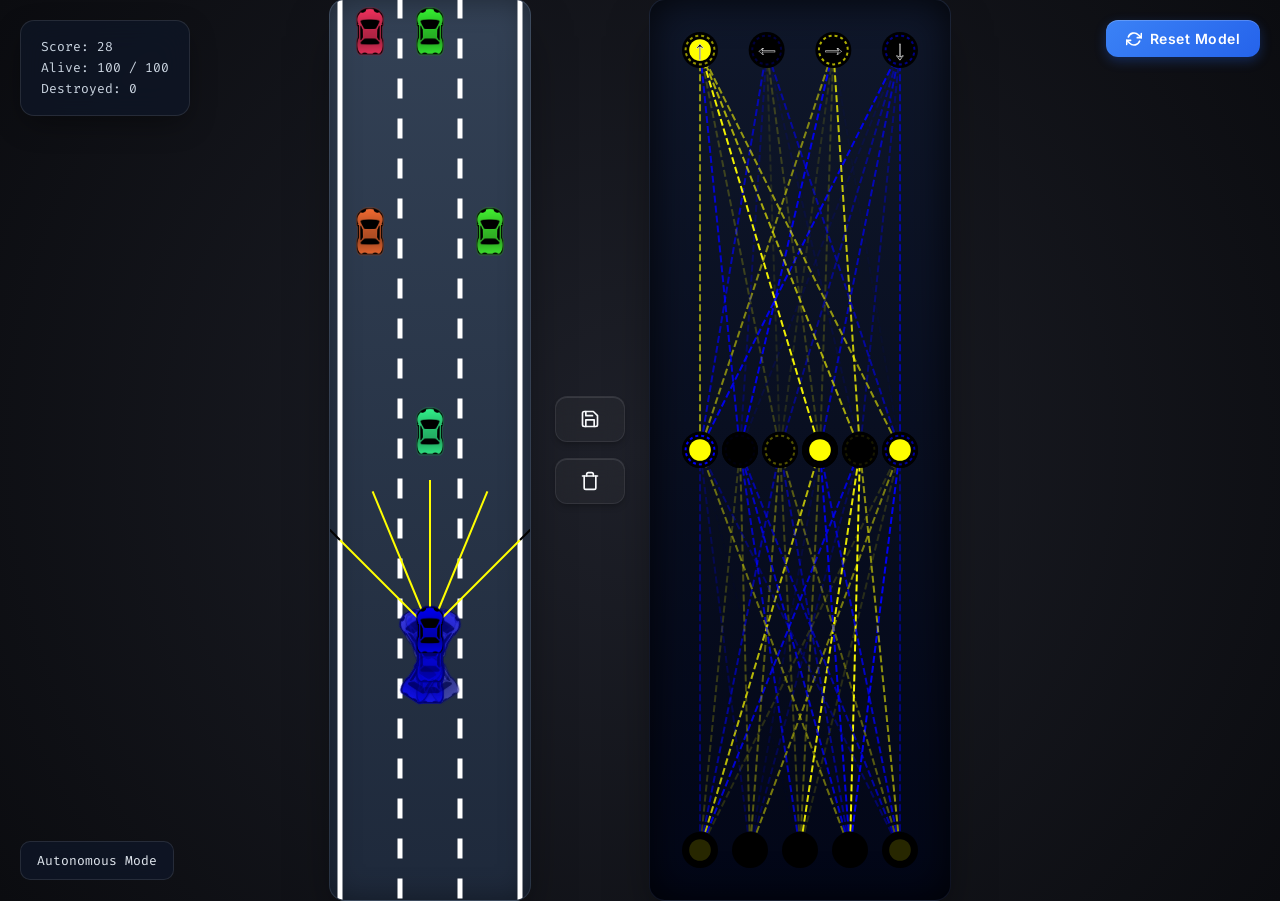
<file: index.html>
<!DOCTYPE html>
<html lang="en">
<head>
    <meta charset="UTF-8">
    <meta name="viewport" content="width=device-width, initial-scale=1.0">
    <title>Vehicle Training Dashboard</title>
    <link rel="stylesheet" href="style.css">
    <style>
        button {
            display: flex;
            align-items: center;
            justify-content: center;
            gap: 8px;
        }
    </style>
</head>
<body>
    <div id="stats">
      
        Generation: 1<br>Speed: 0 km/h</div>
  <a href="ai.html" id="modeSwitch">Autonomous Mode</a>
    <button id="resetBtn">
        <svg width="16" height="16" viewBox="0 0 24 24" fill="none" stroke="currentColor" stroke-width="2.5" stroke-linecap="round" stroke-linejoin="round">
            <polyline points="23 4 23 10 17 10"></polyline>
            <polyline points="1 20 1 14 7 14"></polyline>
            <path d="M3.51 9a9 9 0 0 1 14.85-3.36L23 10M1 14l4.64 4.36A9 9 0 0 0 20.49 15"></path>
        </svg>
        Reset Model
    </button>

    <canvas id="carCanvas"></canvas>

    <div id="verticalButtons">
        <button onclick="save()" title="Save Best Model">
            <svg width="20" height="20" viewBox="0 0 24 24" fill="none" stroke="currentColor" stroke-width="2" stroke-linecap="round" stroke-linejoin="round">
                <path d="M19 21H5a2 2 0 0 1-2-2V5a2 2 0 0 1 2-2h11l5 5v11a2 2 0 0 1-2 2z"></path>
                <polyline points="17 21 17 13 7 13 7 21"></polyline>
                <polyline points="7 3 7 8 15 8"></polyline>
            </svg>
        </button>
        <button onclick="discard()" title="Discard Current Model">
            <svg width="20" height="20" viewBox="0 0 24 24" fill="none" stroke="currentColor" stroke-width="2" stroke-linecap="round" stroke-linejoin="round">
                <polyline points="3 6 5 6 21 6"></polyline>
                <path d="M19 6v14a2 2 0 0 1-2 2H7a2 2 0 0 1-2-2V6m3 0V4a2 2 0 0 1 2-2h4a2 2 0 0 1 2 2v2"></path>
            </svg>
        </button>
    </div>
    <canvas id="networkCanvas"></canvas>
    <script src="visualizer.js"></script>
    <script src="network.js"></script>
    <script src="sensor.js"></script>
    <script src="utils.js"></script>
    <script src="road.js"></script>
    <script src="controls.js"></script>
    <script src="car.js"></script>
    <script src="script.js"></script>
</body>
</html>
</file>
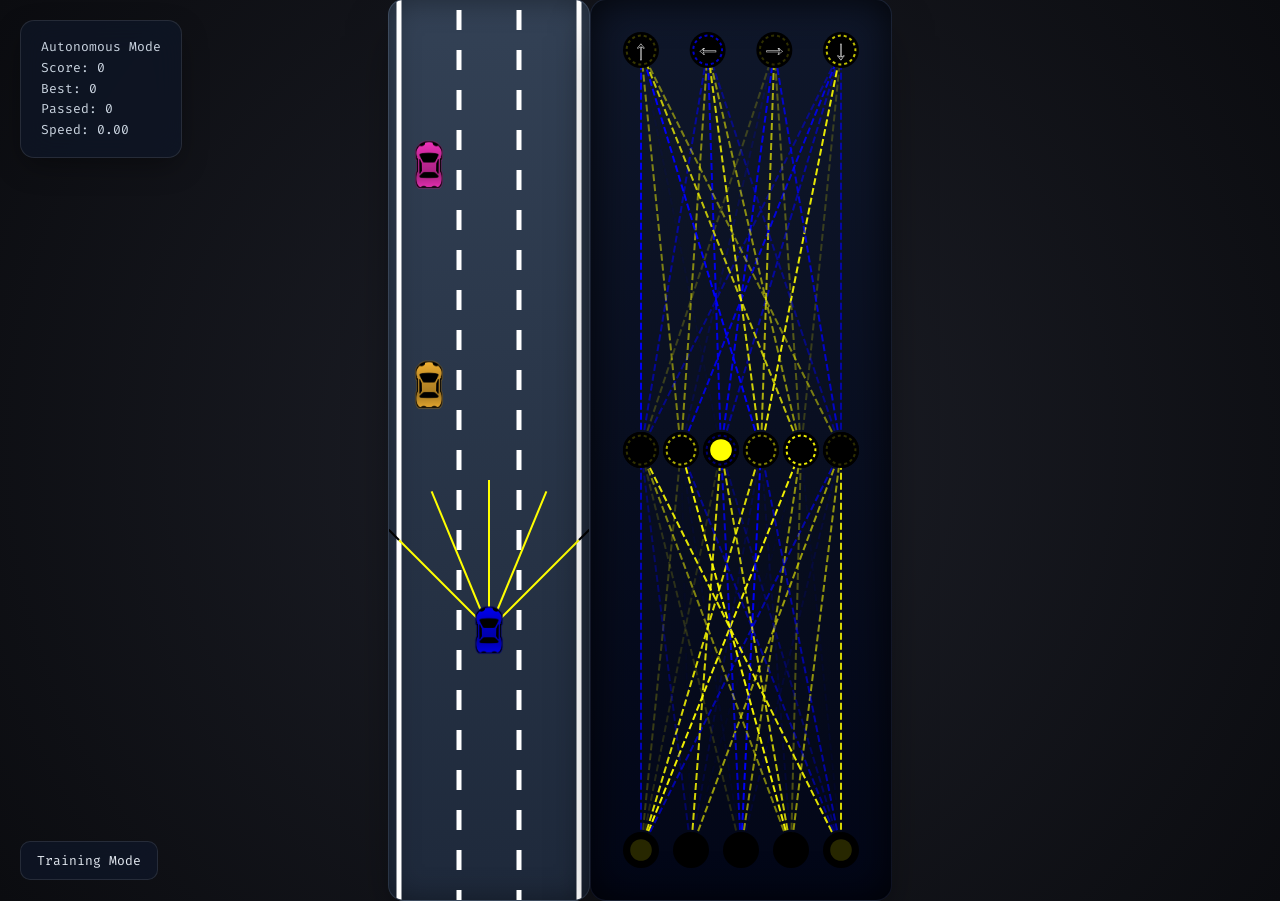
<file: ai.html>
<!DOCTYPE html>
<html lang="en">
<head>
    <meta charset="UTF-8">
    <meta name="viewport" content="width=device-width, initial-scale=1.0">
    <title>Autonomous AI Mode</title>
    <link rel="stylesheet" href="style.css">
</head>
<body>

    <div id="stats">
     Autonomous Mode<br>
    Learning...
    </div>

    <a href="index.html" id="modeSwitch"> Training Mode</a>

    <canvas id="carCanvas"></canvas>
    <canvas id="networkCanvas"></canvas>

    <script src="visualizer.js"></script>
    <script src="network.js"></script>
    <script src="sensor.js"></script>
    <script src="utils.js"></script>
    <script src="road.js"></script>
    <script src="controls.js"></script>
    <script src="car.js"></script>
    <script src="ai.js"></script>

</body>
</html>
</file>
<file: style.css>
@import url('https://fonts.googleapis.com/css2?family=Inter:wght@400;500;600&family=Fira+Code:wght@400;500&display=swap');

body {
    margin: 0;
    background: radial-gradient(circle at 50% 50%, #1e2029 0%, #0b0c10 100%);
    overflow: hidden;
    display: flex;
    justify-content: center;
    align-items: center;
    font-family: 'Inter', -apple-system, BlinkMacSystemFont, sans-serif;
    color: #e2e8f0;
    height: 100vh;
}

#verticalButtons {
    display: flex;
    flex-direction: column;
    gap: 16px;
    margin: 0 24px;
    z-index: 10;
}

button {
    background: rgba(255, 255, 255, 0.03);
    backdrop-filter: blur(10px);
    -webkit-backdrop-filter: blur(10px);
    border: 1px solid rgba(255, 255, 255, 0.08);
    border-radius: 12px;
    color: #f8fafc;
    padding: 12px 24px;
    font-family: inherit;
    font-size: 14px;
    font-weight: 500;
    letter-spacing: 0.5px;
    cursor: pointer;
    box-shadow: 
        0 4px 6px -1px rgba(0, 0, 0, 0.2), 
        0 2px 4px -1px rgba(0, 0, 0, 0.1),
        inset 0 1px 0 rgba(255, 255, 255, 0.1);
    transition: all 0.3s cubic-bezier(0.25, 0.8, 0.25, 1);
}

button:hover {
    background: rgba(255, 255, 255, 0.08);
    border-color: rgba(255, 255, 255, 0.2);
    transform: translateY(-2px);
    box-shadow: 
        0 10px 15px -3px rgba(0, 0, 0, 0.3), 
        0 4px 6px -2px rgba(0, 0, 0, 0.15),
        0 0 15px rgba(255, 255, 255, 0.05),
        inset 0 1px 0 rgba(255, 255, 255, 0.2);
}

button:active {
    transform: translateY(1px);
    box-shadow: 
        0 2px 4px -1px rgba(0, 0, 0, 0.2),
        inset 0 2px 4px rgba(0, 0, 0, 0.2);
}

canvas {
    border-radius: 16px;
    box-shadow: 0 25px 50px -12px rgba(0, 0, 0, 0.5);
    border: 1px solid rgba(255, 255, 255, 0.05);
}

#networkCanvas {
    background: linear-gradient(180deg, #0f172a 0%, #020617 100%);
    box-shadow: 
        inset 0 0 40px rgba(0,0,0,0.8),
        0 25px 50px -12px rgba(0, 0, 0, 0.5);
}

#carCanvas {
    background: linear-gradient(180deg, #334155 0%, #1e293b 100%);
    box-shadow: 
        inset 0 0 30px rgba(0,0,0,0.4),
        0 25px 50px -12px rgba(0, 0, 0, 0.5);
}

#stats {
    position: fixed;
    top: 20px;
    left: 20px;
    background: rgba(15, 23, 42, 0.65);
    backdrop-filter: blur(16px);
    -webkit-backdrop-filter: blur(16px);
    border: 1px solid rgba(255, 255, 255, 0.1);
    box-shadow: 0 10px 30px -5px rgba(0, 0, 0, 0.4);
    color: #cbd5e1;
    padding: 16px 20px;
    border-radius: 14px;
    font-family: 'Fira Code', 'SF Mono', monospace;
    font-size: 13px;
    line-height: 1.6;
    z-index: 100;
}

#resetBtn {
    position: fixed;
    top: 20px;
    right: 20px;
    background: linear-gradient(135deg, #3b82f6 0%, #2563eb 100%);
    color: #ffffff;
    border: none;
    padding: 10px 20px;
    border-radius: 12px;
    font-weight: 600;
    box-shadow: 
        0 4px 12px rgba(37, 99, 235, 0.3),
        inset 0 1px 0 rgba(255, 255, 255, 0.2);
    z-index: 100;
}

#resetBtn:hover {
    background: linear-gradient(135deg, #60a5fa 0%, #3b82f6 100%);
    box-shadow: 
        0 8px 20px rgba(37, 99, 235, 0.4),
        0 0 12px rgba(59, 130, 246, 0.5),
        inset 0 1px 0 rgba(255, 255, 255, 0.3);
}

#resetBtn:active {
    background: linear-gradient(135deg, #2563eb 0%, #1d4ed8 100%);
    box-shadow: inset 0 2px 4px rgba(0, 0, 0, 0.2);
}
#modeSwitch {
    position: fixed;
    bottom: 20px;
    left: 20px;
    background: rgba(15, 23, 42, 0.7);
    backdrop-filter: blur(12px);
    border: 1px solid rgba(255,255,255,0.1);
    color: #e2e8f0;
    padding: 10px 16px;
    border-radius: 10px;
    font-family: 'Fira Code', monospace;
    font-size: 13px;
    text-decoration: none;
    z-index: 100;
    transition: all 0.3s ease;
}

#modeSwitch:hover {
    background: rgba(59,130,246,0.2);
    border-color: rgba(59,130,246,0.5);
    box-shadow: 0 0 10px rgba(59,130,246,0.4);
}
</file>
